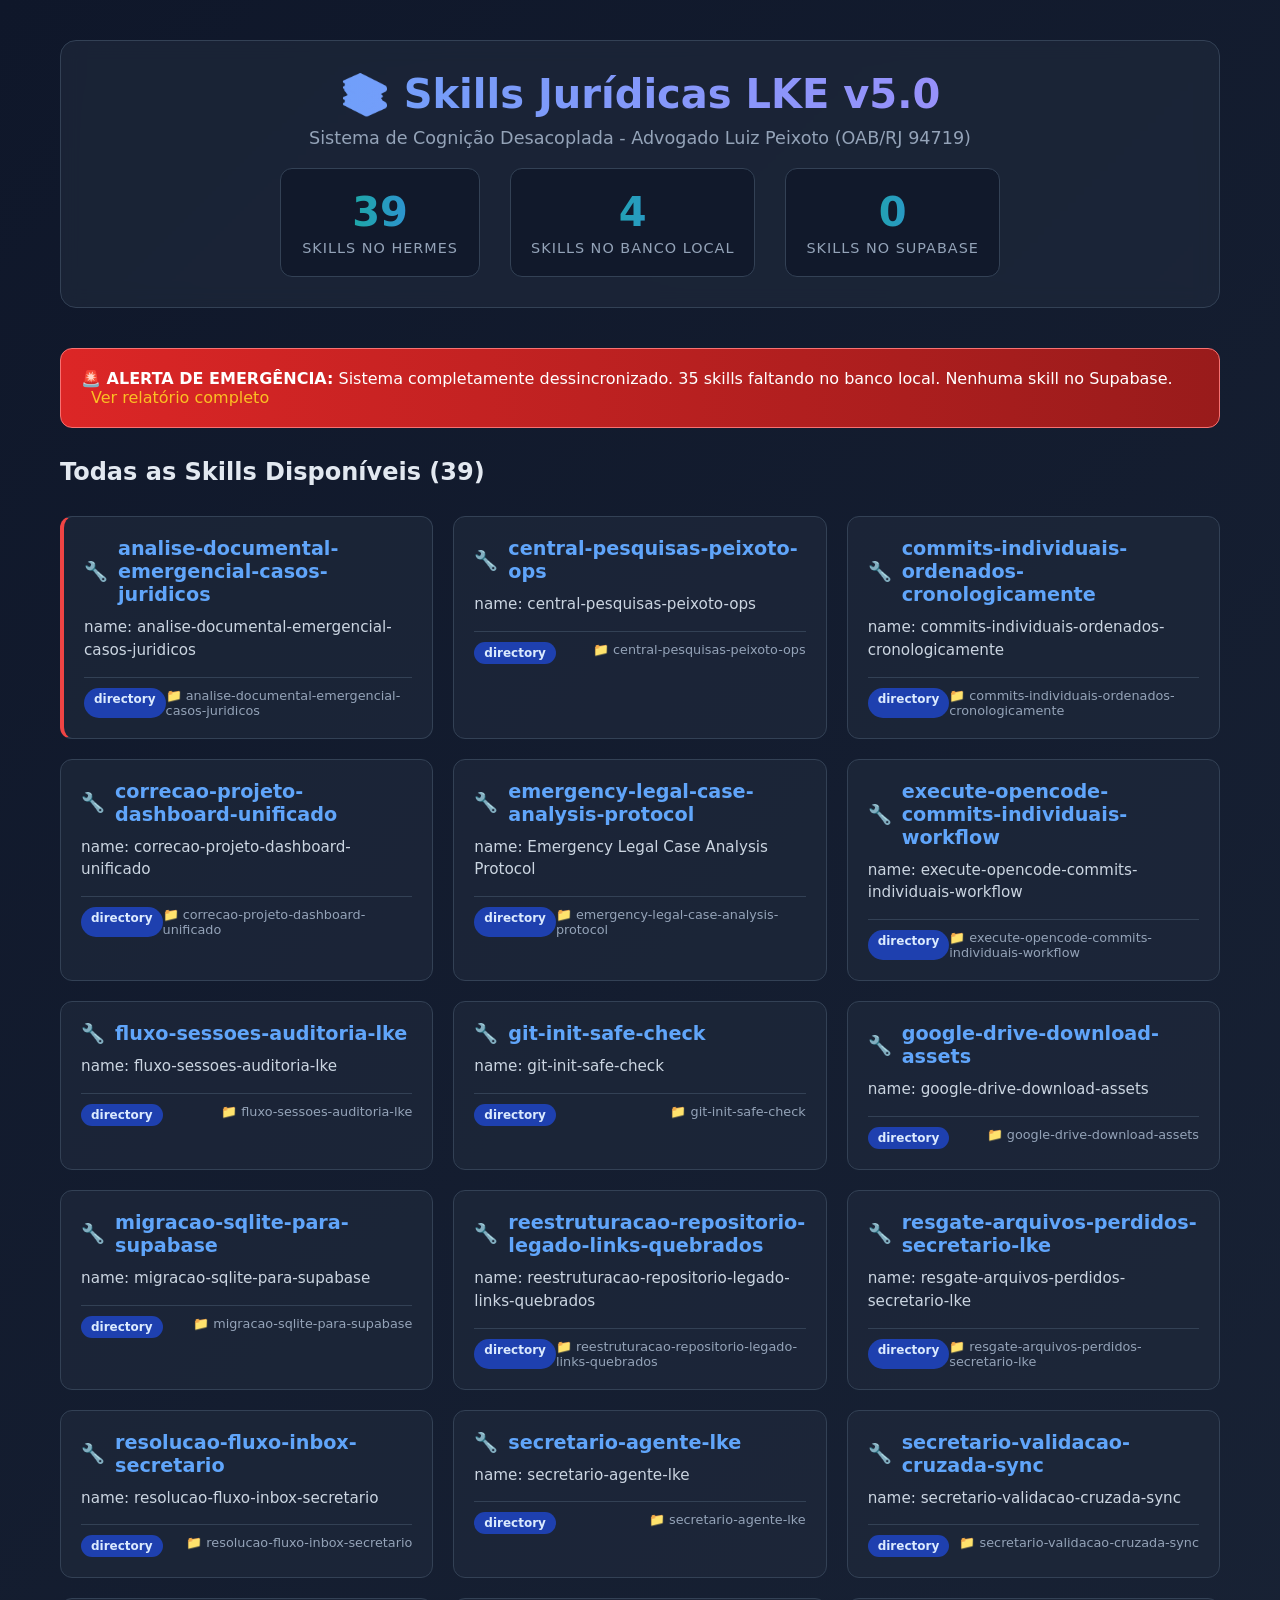
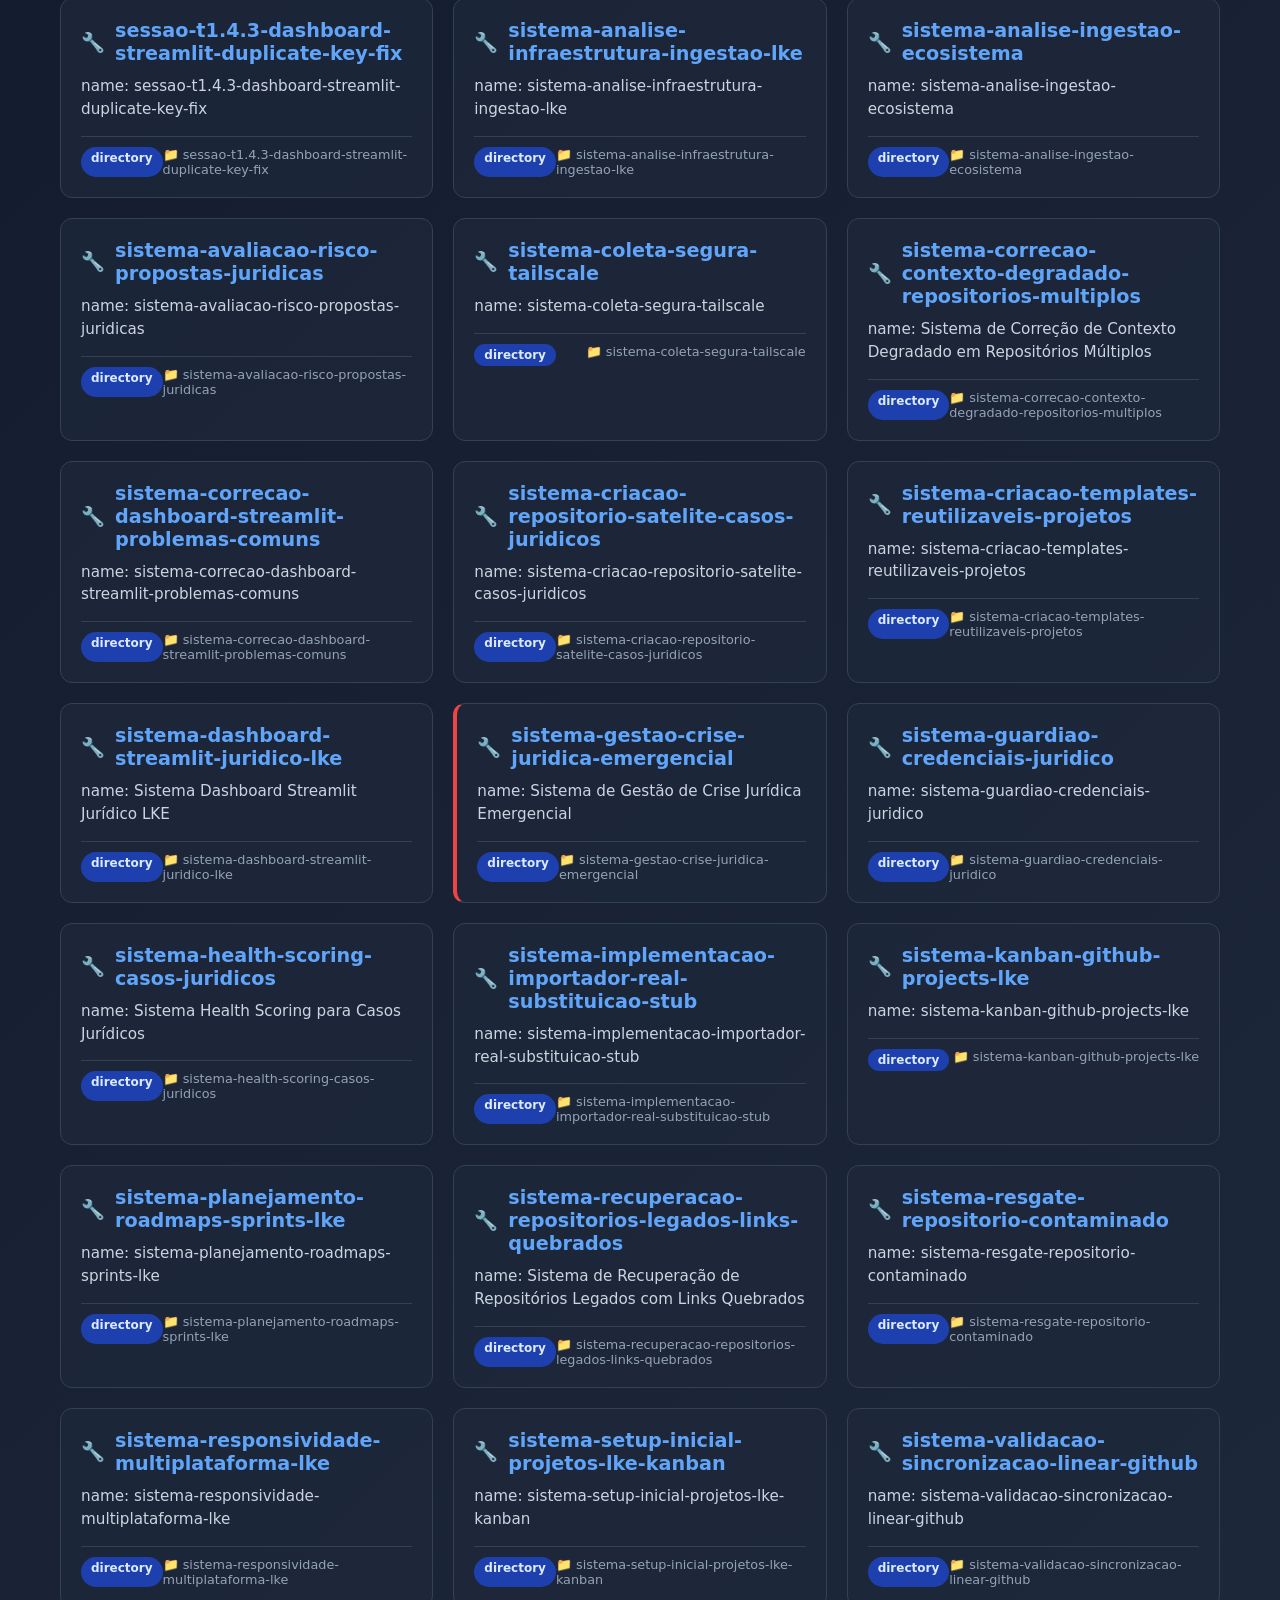
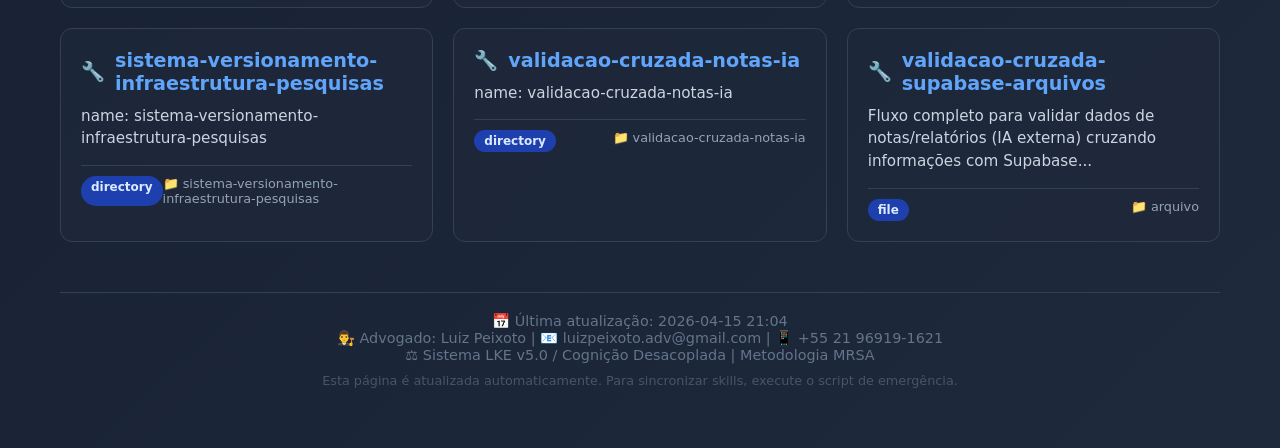
<file: site-narrativo/index.html>
<!DOCTYPE html>
<html>
<head>
    <meta charset="UTF-8">
    <title>Skills Jurídicas - Dashboard</title>
    <meta http-equiv="refresh" content="0; url=skills-juridicas.html">
</head>
<body>
    <p>Redirecionando para <a href="skills-juridicas.html">Skills Jurídicas</a>...</p>
</body>
</html>
</file>
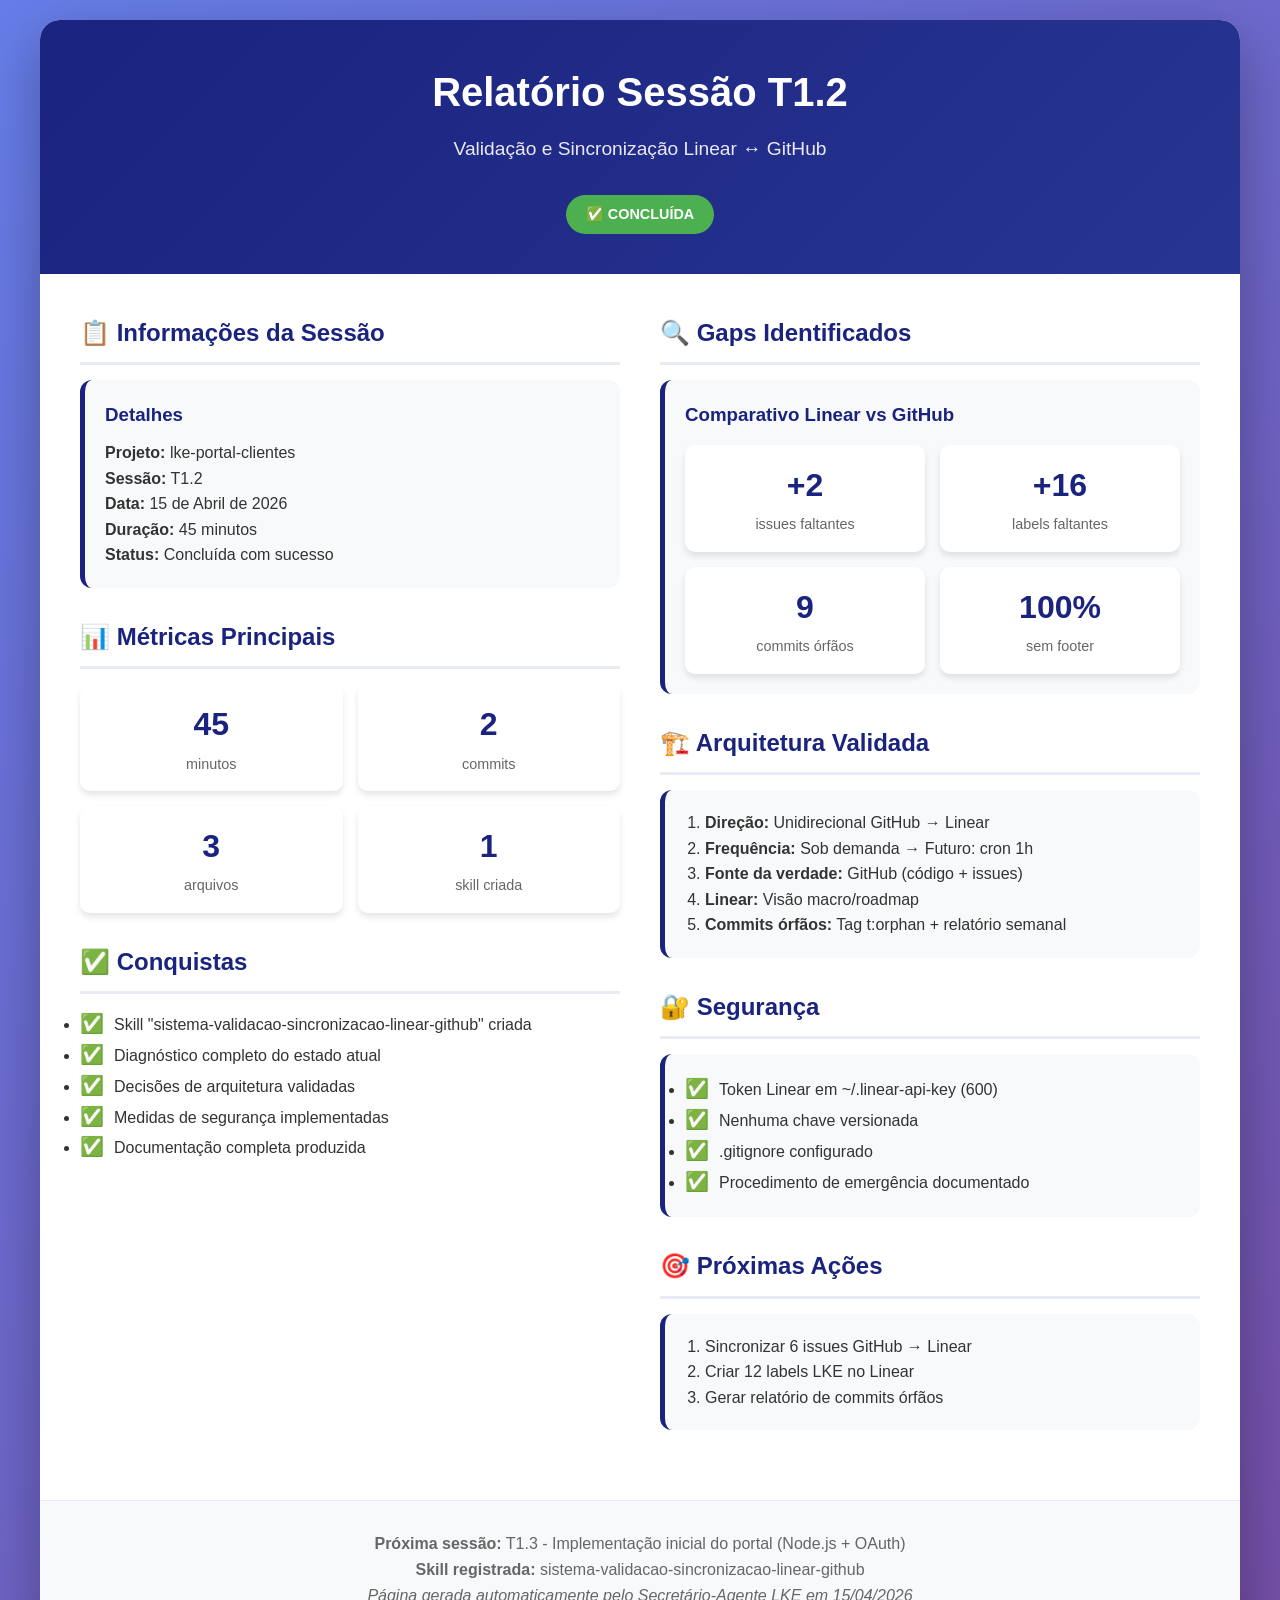
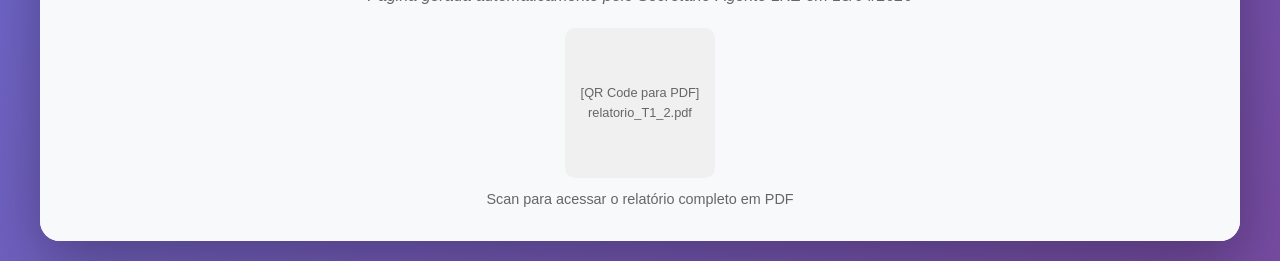
<file: 00_INBOX/ENTRADA_20260415_152639_here_now_T1_2.html>
<!DOCTYPE html>
<html lang="pt-BR">
<head>
    <meta charset="UTF-8">
    <meta name="viewport" content="width=device-width, initial-scale=1.0">
    <title>Relatório Sessão T1.2 - LKE Portal Clientes</title>
    <style>
        * {
            margin: 0;
            padding: 0;
            box-sizing: border-box;
        }
        
        body {
            font-family: -apple-system, BlinkMacSystemFont, 'Segoe UI', Roboto, Oxygen, Ubuntu, sans-serif;
            line-height: 1.6;
            color: #333;
            background: linear-gradient(135deg, #667eea 0%, #764ba2 100%);
            min-height: 100vh;
            padding: 20px;
        }
        
        .container {
            max-width: 1200px;
            margin: 0 auto;
            background: white;
            border-radius: 20px;
            box-shadow: 0 20px 60px rgba(0,0,0,0.3);
            overflow: hidden;
        }
        
        .header {
            background: linear-gradient(135deg, #1a237e 0%, #283593 100%);
            color: white;
            padding: 40px;
            text-align: center;
        }
        
        .header h1 {
            font-size: 2.5rem;
            margin-bottom: 10px;
            font-weight: 700;
        }
        
        .header .subtitle {
            font-size: 1.2rem;
            opacity: 0.9;
            margin-bottom: 20px;
        }
        
        .badge {
            display: inline-block;
            background: #4caf50;
            color: white;
            padding: 8px 20px;
            border-radius: 50px;
            font-weight: bold;
            font-size: 0.9rem;
            margin-top: 10px;
        }
        
        .content {
            padding: 40px;
            display: grid;
            grid-template-columns: 1fr 1fr;
            gap: 40px;
        }
        
        .section {
            margin-bottom: 30px;
        }
        
        .section h2 {
            color: #1a237e;
            font-size: 1.5rem;
            margin-bottom: 15px;
            padding-bottom: 10px;
            border-bottom: 3px solid #e8eaf6;
        }
        
        .card {
            background: #f8f9fa;
            border-radius: 12px;
            padding: 20px;
            margin-bottom: 20px;
            border-left: 5px solid #1a237e;
        }
        
        .card h3 {
            color: #1a237e;
            margin-bottom: 10px;
        }
        
        .stats-grid {
            display: grid;
            grid-template-columns: repeat(2, 1fr);
            gap: 15px;
            margin-top: 15px;
        }
        
        .stat-item {
            background: white;
            padding: 15px;
            border-radius: 10px;
            text-align: center;
            box-shadow: 0 4px 6px rgba(0,0,0,0.1);
        }
        
        .stat-value {
            font-size: 2rem;
            font-weight: bold;
            color: #1a237e;
            display: block;
        }
        
        .stat-label {
            font-size: 0.9rem;
            color: #666;
        }
        
        .gap-list {
            list-style: none;
        }
        
        .gap-list li {
            padding: 10px 0;
            border-bottom: 1px solid #eee;
            display: flex;
            align-items: center;
        }
        
        .gap-list li:before {
            content: "⚠️";
            margin-right: 10px;
            font-size: 1.2rem;
        }
        
        .success-list li:before {
            content: "✅";
            margin-right: 10px;
            font-size: 1.2rem;
        }
        
        .footer {
            background: #f8f9fa;
            padding: 30px 40px;
            text-align: center;
            border-top: 1px solid #e8eaf6;
            color: #666;
        }
        
        .qr-section {
            text-align: center;
            margin-top: 20px;
        }
        
        .qr-code {
            width: 150px;
            height: 150px;
            margin: 0 auto;
            background: #f0f0f0;
            display: flex;
            align-items: center;
            justify-content: center;
            border-radius: 10px;
            font-size: 0.8rem;
            color: #666;
        }
        
        @media (max-width: 768px) {
            .content {
                grid-template-columns: 1fr;
            }
            
            .stats-grid {
                grid-template-columns: 1fr;
            }
        }
    </style>
</head>
<body>
    <div class="container">
        <div class="header">
            <h1>Relatório Sessão T1.2</h1>
            <div class="subtitle">Validação e Sincronização Linear ↔ GitHub</div>
            <div class="badge">✅ CONCLUÍDA</div>
        </div>
        
        <div class="content">
            <div class="left-column">
                <div class="section">
                    <h2>📋 Informações da Sessão</h2>
                    <div class="card">
                        <h3>Detalhes</h3>
                        <p><strong>Projeto:</strong> lke-portal-clientes</p>
                        <p><strong>Sessão:</strong> T1.2</p>
                        <p><strong>Data:</strong> 15 de Abril de 2026</p>
                        <p><strong>Duração:</strong> 45 minutos</p>
                        <p><strong>Status:</strong> Concluída com sucesso</p>
                    </div>
                </div>
                
                <div class="section">
                    <h2>📊 Métricas Principais</h2>
                    <div class="stats-grid">
                        <div class="stat-item">
                            <span class="stat-value">45</span>
                            <span class="stat-label">minutos</span>
                        </div>
                        <div class="stat-item">
                            <span class="stat-value">2</span>
                            <span class="stat-label">commits</span>
                        </div>
                        <div class="stat-item">
                            <span class="stat-value">3</span>
                            <span class="stat-label">arquivos</span>
                        </div>
                        <div class="stat-item">
                            <span class="stat-value">1</span>
                            <span class="stat-label">skill criada</span>
                        </div>
                    </div>
                </div>
                
                <div class="section">
                    <h2>✅ Conquistas</h2>
                    <ul class="success-list">
                        <li>Skill "sistema-validacao-sincronizacao-linear-github" criada</li>
                        <li>Diagnóstico completo do estado atual</li>
                        <li>Decisões de arquitetura validadas</li>
                        <li>Medidas de segurança implementadas</li>
                        <li>Documentação completa produzida</li>
                    </ul>
                </div>
            </div>
            
            <div class="right-column">
                <div class="section">
                    <h2>🔍 Gaps Identificados</h2>
                    <div class="card">
                        <h3>Comparativo Linear vs GitHub</h3>
                        <div class="stats-grid">
                            <div class="stat-item">
                                <span class="stat-value">+2</span>
                                <span class="stat-label">issues faltantes</span>
                            </div>
                            <div class="stat-item">
                                <span class="stat-value">+16</span>
                                <span class="stat-label">labels faltantes</span>
                            </div>
                            <div class="stat-item">
                                <span class="stat-value">9</span>
                                <span class="stat-label">commits órfãos</span>
                            </div>
                            <div class="stat-item">
                                <span class="stat-value">100%</span>
                                <span class="stat-label">sem footer</span>
                            </div>
                        </div>
                    </div>
                </div>
                
                <div class="section">
                    <h2>🏗️ Arquitetura Validada</h2>
                    <div class="card">
                        <ol style="padding-left: 20px;">
                            <li><strong>Direção:</strong> Unidirecional GitHub → Linear</li>
                            <li><strong>Frequência:</strong> Sob demanda → Futuro: cron 1h</li>
                            <li><strong>Fonte da verdade:</strong> GitHub (código + issues)</li>
                            <li><strong>Linear:</strong> Visão macro/roadmap</li>
                            <li><strong>Commits órfãos:</strong> Tag t:orphan + relatório semanal</li>
                        </ol>
                    </div>
                </div>
                
                <div class="section">
                    <h2>🔐 Segurança</h2>
                    <div class="card">
                        <ul class="success-list">
                            <li>Token Linear em ~/.linear-api-key (600)</li>
                            <li>Nenhuma chave versionada</li>
                            <li>.gitignore configurado</li>
                            <li>Procedimento de emergência documentado</li>
                        </ul>
                    </div>
                </div>
                
                <div class="section">
                    <h2>🎯 Próximas Ações</h2>
                    <div class="card">
                        <ol style="padding-left: 20px;">
                            <li>Sincronizar 6 issues GitHub → Linear</li>
                            <li>Criar 12 labels LKE no Linear</li>
                            <li>Gerar relatório de commits órfãos</li>
                        </ol>
                    </div>
                </div>
            </div>
        </div>
        
        <div class="footer">
            <p><strong>Próxima sessão:</strong> T1.3 - Implementação inicial do portal (Node.js + OAuth)</p>
            <p><strong>Skill registrada:</strong> sistema-validacao-sincronizacao-linear-github</p>
            <p><em>Página gerada automaticamente pelo Secretário-Agente LKE em 15/04/2026</em></p>
            
            <div class="qr-section">
                <div class="qr-code">
                    [QR Code para PDF]<br>
                    relatorio_T1_2.pdf
                </div>
                <p style="margin-top: 10px; font-size: 0.9rem;">Scan para acessar o relatório completo em PDF</p>
            </div>
        </div>
    </div>
</body>
</html>
</file>
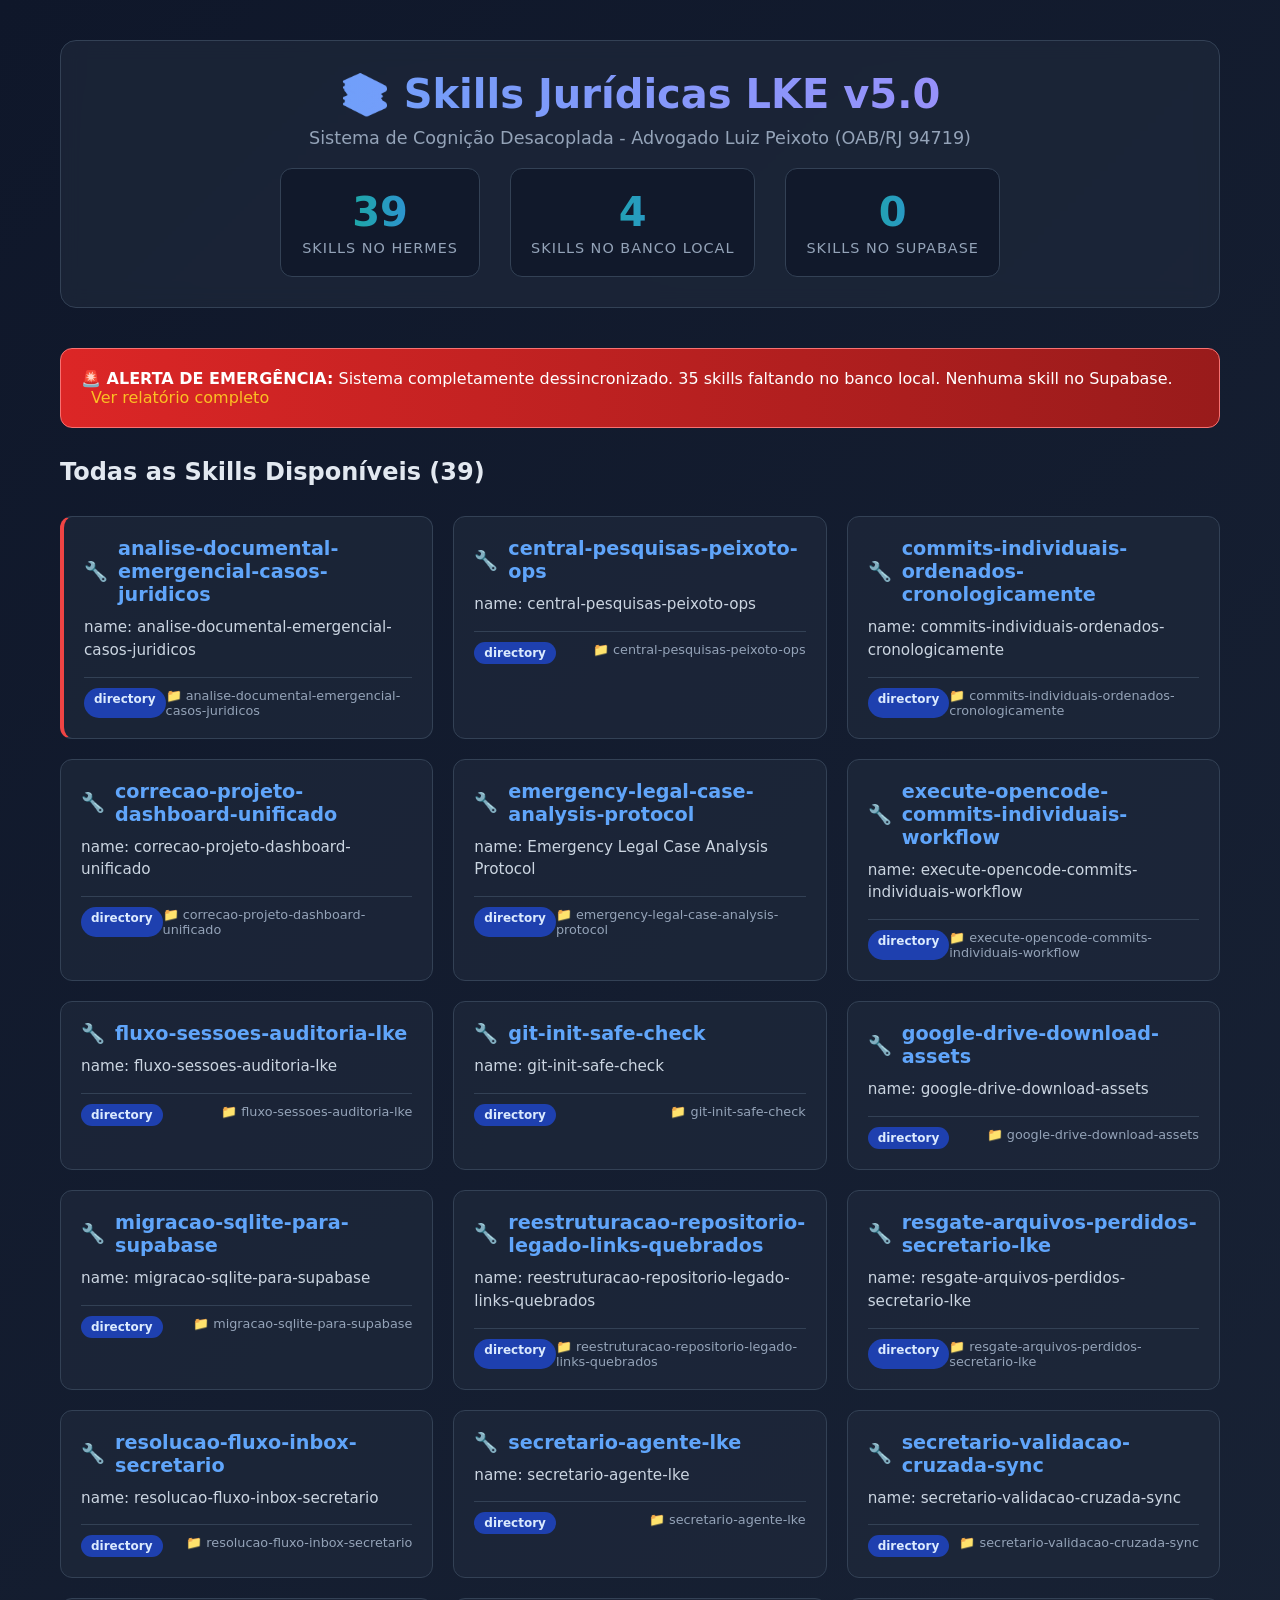
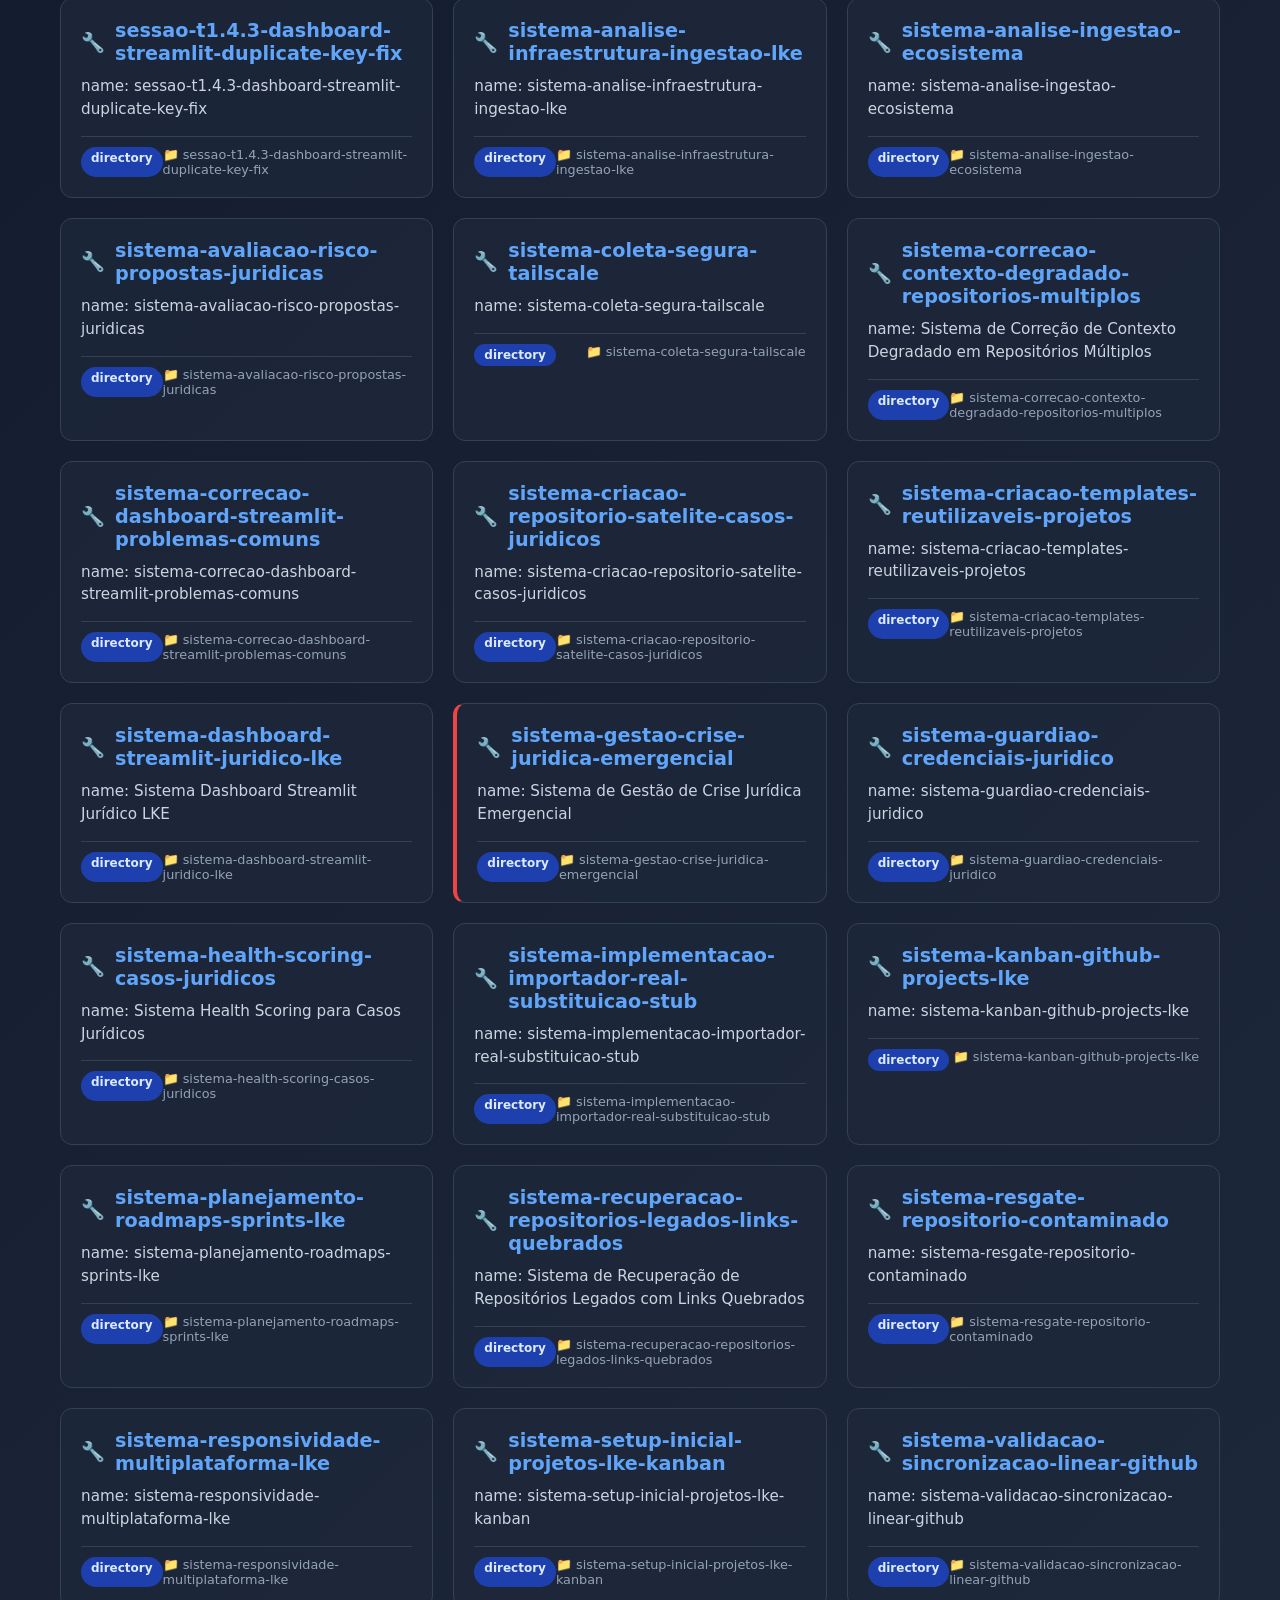
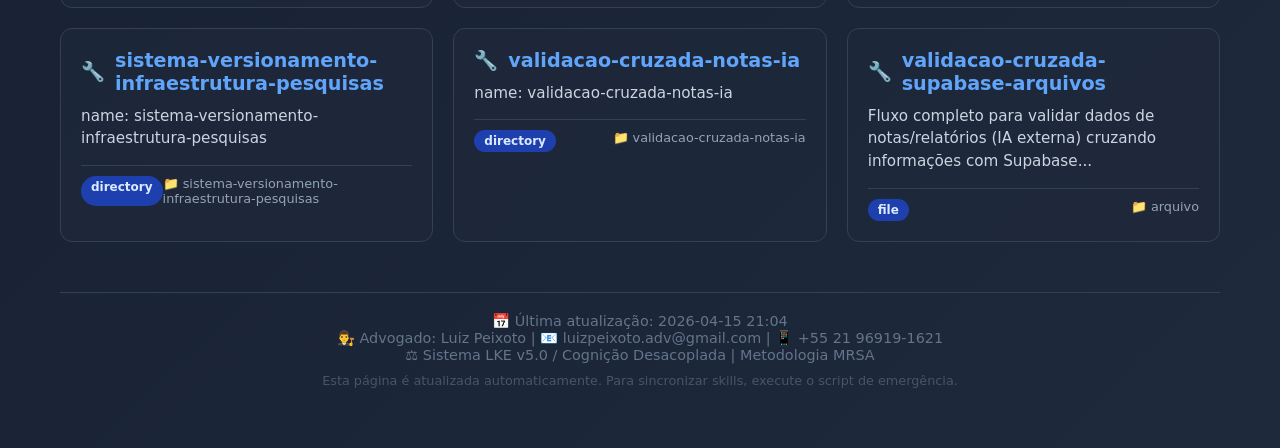
<file: site-narrativo/skills-juridicas.html>
<!DOCTYPE html>
<html lang="pt-BR">
<head>
    <meta charset="UTF-8">
    <meta name="viewport" content="width=device-width, initial-scale=1.0">
    <title>📚 Skills Jurídicas - LKE v5.0</title>
    <style>
        * { margin: 0; padding: 0; box-sizing: border-box; }
        body { 
            font-family: 'Segoe UI', system-ui, -apple-system, sans-serif;
            background: linear-gradient(135deg, #0f172a 0%, #1e293b 100%);
            color: #e2e8f0;
            min-height: 100vh;
            padding: 20px;
        }
        .container { 
            max-width: 1200px; 
            margin: 0 auto; 
            padding: 20px;
        }
        .header { 
            text-align: center; 
            margin-bottom: 40px;
            padding: 30px;
            background: rgba(30, 41, 59, 0.7);
            border-radius: 16px;
            border: 1px solid #334155;
            backdrop-filter: blur(10px);
        }
        .title { 
            font-size: 2.5rem; 
            font-weight: 700;
            background: linear-gradient(90deg, #60a5fa, #a78bfa);
            -webkit-background-clip: text;
            -webkit-text-fill-color: transparent;
            margin-bottom: 10px;
        }
        .subtitle { 
            font-size: 1.1rem; 
            color: #94a3b8;
            margin-bottom: 20px;
        }
        .stats { 
            display: flex; 
            justify-content: center; 
            gap: 30px; 
            margin-top: 20px;
            flex-wrap: wrap;
        }
        .stat-card { 
            background: rgba(15, 23, 42, 0.8);
            padding: 20px;
            border-radius: 12px;
            border: 1px solid #334155;
            min-width: 200px;
            text-align: center;
        }
        .stat-number { 
            font-size: 2.5rem; 
            font-weight: 700;
            background: linear-gradient(90deg, #10b981, #3b82f6);
            -webkit-background-clip: text;
            -webkit-text-fill-color: transparent;
        }
        .stat-label { 
            font-size: 0.9rem; 
            color: #94a3b8;
            text-transform: uppercase;
            letter-spacing: 1px;
            margin-top: 5px;
        }
        .alert { 
            background: linear-gradient(90deg, #dc2626, #991b1b);
            color: white;
            padding: 20px;
            border-radius: 12px;
            margin: 30px 0;
            border: 1px solid #f87171;
        }
        .skills-grid { 
            display: grid;
            grid-template-columns: repeat(auto-fill, minmax(300px, 1fr));
            gap: 20px;
            margin-top: 30px;
        }
        .skill-card { 
            background: rgba(30, 41, 59, 0.7);
            border-radius: 12px;
            padding: 20px;
            border: 1px solid #334155;
            transition: all 0.3s ease;
            cursor: pointer;
        }
        .skill-card:hover { 
            transform: translateY(-5px);
            border-color: #60a5fa;
            box-shadow: 0 10px 25px rgba(0, 0, 0, 0.3);
        }
        .skill-name { 
            font-size: 1.2rem;
            font-weight: 600;
            color: #60a5fa;
            margin-bottom: 10px;
            display: flex;
            align-items: center;
            gap: 10px;
        }
        .skill-desc { 
            color: #cbd5e1;
            font-size: 0.95rem;
            line-height: 1.5;
            margin-bottom: 15px;
        }
        .skill-meta { 
            display: flex;
            justify-content: space-between;
            font-size: 0.8rem;
            color: #94a3b8;
            border-top: 1px solid #334155;
            padding-top: 10px;
        }
        .badge { 
            background: #1e40af;
            color: #dbeafe;
            padding: 4px 10px;
            border-radius: 20px;
            font-size: 0.75rem;
            font-weight: 600;
        }
        .footer { 
            text-align: center;
            margin-top: 50px;
            padding: 20px;
            color: #64748b;
            font-size: 0.9rem;
            border-top: 1px solid #334155;
        }
        @media (max-width: 768px) {
            .skills-grid { grid-template-columns: 1fr; }
            .stats { flex-direction: column; align-items: center; }
            .stat-card { width: 100%; max-width: 300px; }
        }
    </style>
</head>
<body>
    <div class="container">
        <div class="header">
            <h1 class="title">📚 Skills Jurídicas LKE v5.0</h1>
            <p class="subtitle">Sistema de Cognição Desacoplada - Advogado Luiz Peixoto (OAB/RJ 94719)</p>
            
            <div class="stats">
                <div class="stat-card">
                    <div class="stat-number">39</div>
                    <div class="stat-label">Skills no Hermes</div>
                </div>
                <div class="stat-card">
                    <div class="stat-number">4</div>
                    <div class="stat-label">Skills no Banco Local</div>
                </div>
                <div class="stat-card">
                    <div class="stat-number">0</div>
                    <div class="stat-label">Skills no Supabase</div>
                </div>
            </div>
        </div>

        <div class="alert">
            <strong>🚨 ALERTA DE EMERGÊNCIA:</strong> Sistema completamente dessincronizado. 
            35 skills faltando no banco local. Nenhuma skill no Supabase. 
            <a href="#" style="color: #fbbf24; text-decoration: none; margin-left: 10px;">Ver relatório completo</a>
        </div>

        <h2 style="margin: 30px 0 20px 0; color: #e2e8f0;">Todas as Skills Disponíveis (39)</h2>
        
        <div class="skills-grid">

            <div class="skill-card" onclick="alert('Skill: analise-documental-emergencial-casos-juridicos')">
                <div class="skill-name">
                    <span>🔧</span>
                    analise-documental-emergencial-casos-juridicos
                </div>
                <div class="skill-desc">
                    name: analise-documental-emergencial-casos-juridicos
                </div>
                <div class="skill-meta">
                    <span class="badge">directory</span>
                    <span>📁 analise-documental-emergencial-casos-juridicos</span>
                </div>
            </div>

            <div class="skill-card" onclick="alert('Skill: central-pesquisas-peixoto-ops')">
                <div class="skill-name">
                    <span>🔧</span>
                    central-pesquisas-peixoto-ops
                </div>
                <div class="skill-desc">
                    name: central-pesquisas-peixoto-ops
                </div>
                <div class="skill-meta">
                    <span class="badge">directory</span>
                    <span>📁 central-pesquisas-peixoto-ops</span>
                </div>
            </div>

            <div class="skill-card" onclick="alert('Skill: commits-individuais-ordenados-cronologicamente')">
                <div class="skill-name">
                    <span>🔧</span>
                    commits-individuais-ordenados-cronologicamente
                </div>
                <div class="skill-desc">
                    name: commits-individuais-ordenados-cronologicamente
                </div>
                <div class="skill-meta">
                    <span class="badge">directory</span>
                    <span>📁 commits-individuais-ordenados-cronologicamente</span>
                </div>
            </div>

            <div class="skill-card" onclick="alert('Skill: correcao-projeto-dashboard-unificado')">
                <div class="skill-name">
                    <span>🔧</span>
                    correcao-projeto-dashboard-unificado
                </div>
                <div class="skill-desc">
                    name: correcao-projeto-dashboard-unificado
                </div>
                <div class="skill-meta">
                    <span class="badge">directory</span>
                    <span>📁 correcao-projeto-dashboard-unificado</span>
                </div>
            </div>

            <div class="skill-card" onclick="alert('Skill: emergency-legal-case-analysis-protocol')">
                <div class="skill-name">
                    <span>🔧</span>
                    emergency-legal-case-analysis-protocol
                </div>
                <div class="skill-desc">
                    name: Emergency Legal Case Analysis Protocol
                </div>
                <div class="skill-meta">
                    <span class="badge">directory</span>
                    <span>📁 emergency-legal-case-analysis-protocol</span>
                </div>
            </div>

            <div class="skill-card" onclick="alert('Skill: execute-opencode-commits-individuais-workflow')">
                <div class="skill-name">
                    <span>🔧</span>
                    execute-opencode-commits-individuais-workflow
                </div>
                <div class="skill-desc">
                    name: execute-opencode-commits-individuais-workflow
                </div>
                <div class="skill-meta">
                    <span class="badge">directory</span>
                    <span>📁 execute-opencode-commits-individuais-workflow</span>
                </div>
            </div>

            <div class="skill-card" onclick="alert('Skill: fluxo-sessoes-auditoria-lke')">
                <div class="skill-name">
                    <span>🔧</span>
                    fluxo-sessoes-auditoria-lke
                </div>
                <div class="skill-desc">
                    name: fluxo-sessoes-auditoria-lke
                </div>
                <div class="skill-meta">
                    <span class="badge">directory</span>
                    <span>📁 fluxo-sessoes-auditoria-lke</span>
                </div>
            </div>

            <div class="skill-card" onclick="alert('Skill: git-init-safe-check')">
                <div class="skill-name">
                    <span>🔧</span>
                    git-init-safe-check
                </div>
                <div class="skill-desc">
                    name: git-init-safe-check
                </div>
                <div class="skill-meta">
                    <span class="badge">directory</span>
                    <span>📁 git-init-safe-check</span>
                </div>
            </div>

            <div class="skill-card" onclick="alert('Skill: google-drive-download-assets')">
                <div class="skill-name">
                    <span>🔧</span>
                    google-drive-download-assets
                </div>
                <div class="skill-desc">
                    name: google-drive-download-assets
                </div>
                <div class="skill-meta">
                    <span class="badge">directory</span>
                    <span>📁 google-drive-download-assets</span>
                </div>
            </div>

            <div class="skill-card" onclick="alert('Skill: migracao-sqlite-para-supabase')">
                <div class="skill-name">
                    <span>🔧</span>
                    migracao-sqlite-para-supabase
                </div>
                <div class="skill-desc">
                    name: migracao-sqlite-para-supabase
                </div>
                <div class="skill-meta">
                    <span class="badge">directory</span>
                    <span>📁 migracao-sqlite-para-supabase</span>
                </div>
            </div>

            <div class="skill-card" onclick="alert('Skill: reestruturacao-repositorio-legado-links-quebrados')">
                <div class="skill-name">
                    <span>🔧</span>
                    reestruturacao-repositorio-legado-links-quebrados
                </div>
                <div class="skill-desc">
                    name: reestruturacao-repositorio-legado-links-quebrados
                </div>
                <div class="skill-meta">
                    <span class="badge">directory</span>
                    <span>📁 reestruturacao-repositorio-legado-links-quebrados</span>
                </div>
            </div>

            <div class="skill-card" onclick="alert('Skill: resgate-arquivos-perdidos-secretario-lke')">
                <div class="skill-name">
                    <span>🔧</span>
                    resgate-arquivos-perdidos-secretario-lke
                </div>
                <div class="skill-desc">
                    name: resgate-arquivos-perdidos-secretario-lke
                </div>
                <div class="skill-meta">
                    <span class="badge">directory</span>
                    <span>📁 resgate-arquivos-perdidos-secretario-lke</span>
                </div>
            </div>

            <div class="skill-card" onclick="alert('Skill: resolucao-fluxo-inbox-secretario')">
                <div class="skill-name">
                    <span>🔧</span>
                    resolucao-fluxo-inbox-secretario
                </div>
                <div class="skill-desc">
                    name: resolucao-fluxo-inbox-secretario
                </div>
                <div class="skill-meta">
                    <span class="badge">directory</span>
                    <span>📁 resolucao-fluxo-inbox-secretario</span>
                </div>
            </div>

            <div class="skill-card" onclick="alert('Skill: secretario-agente-lke')">
                <div class="skill-name">
                    <span>🔧</span>
                    secretario-agente-lke
                </div>
                <div class="skill-desc">
                    name: secretario-agente-lke
                </div>
                <div class="skill-meta">
                    <span class="badge">directory</span>
                    <span>📁 secretario-agente-lke</span>
                </div>
            </div>

            <div class="skill-card" onclick="alert('Skill: secretario-validacao-cruzada-sync')">
                <div class="skill-name">
                    <span>🔧</span>
                    secretario-validacao-cruzada-sync
                </div>
                <div class="skill-desc">
                    name: secretario-validacao-cruzada-sync
                </div>
                <div class="skill-meta">
                    <span class="badge">directory</span>
                    <span>📁 secretario-validacao-cruzada-sync</span>
                </div>
            </div>

            <div class="skill-card" onclick="alert('Skill: sessao-t1.4.3-dashboard-streamlit-duplicate-key-fix')">
                <div class="skill-name">
                    <span>🔧</span>
                    sessao-t1.4.3-dashboard-streamlit-duplicate-key-fix
                </div>
                <div class="skill-desc">
                    name: sessao-t1.4.3-dashboard-streamlit-duplicate-key-fix
                </div>
                <div class="skill-meta">
                    <span class="badge">directory</span>
                    <span>📁 sessao-t1.4.3-dashboard-streamlit-duplicate-key-fix</span>
                </div>
            </div>

            <div class="skill-card" onclick="alert('Skill: sistema-analise-infraestrutura-ingestao-lke')">
                <div class="skill-name">
                    <span>🔧</span>
                    sistema-analise-infraestrutura-ingestao-lke
                </div>
                <div class="skill-desc">
                    name: sistema-analise-infraestrutura-ingestao-lke
                </div>
                <div class="skill-meta">
                    <span class="badge">directory</span>
                    <span>📁 sistema-analise-infraestrutura-ingestao-lke</span>
                </div>
            </div>

            <div class="skill-card" onclick="alert('Skill: sistema-analise-ingestao-ecosistema')">
                <div class="skill-name">
                    <span>🔧</span>
                    sistema-analise-ingestao-ecosistema
                </div>
                <div class="skill-desc">
                    name: sistema-analise-ingestao-ecosistema
                </div>
                <div class="skill-meta">
                    <span class="badge">directory</span>
                    <span>📁 sistema-analise-ingestao-ecosistema</span>
                </div>
            </div>

            <div class="skill-card" onclick="alert('Skill: sistema-avaliacao-risco-propostas-juridicas')">
                <div class="skill-name">
                    <span>🔧</span>
                    sistema-avaliacao-risco-propostas-juridicas
                </div>
                <div class="skill-desc">
                    name: sistema-avaliacao-risco-propostas-juridicas
                </div>
                <div class="skill-meta">
                    <span class="badge">directory</span>
                    <span>📁 sistema-avaliacao-risco-propostas-juridicas</span>
                </div>
            </div>

            <div class="skill-card" onclick="alert('Skill: sistema-coleta-segura-tailscale')">
                <div class="skill-name">
                    <span>🔧</span>
                    sistema-coleta-segura-tailscale
                </div>
                <div class="skill-desc">
                    name: sistema-coleta-segura-tailscale
                </div>
                <div class="skill-meta">
                    <span class="badge">directory</span>
                    <span>📁 sistema-coleta-segura-tailscale</span>
                </div>
            </div>

            <div class="skill-card" onclick="alert('Skill: sistema-correcao-contexto-degradado-repositorios-multiplos')">
                <div class="skill-name">
                    <span>🔧</span>
                    sistema-correcao-contexto-degradado-repositorios-multiplos
                </div>
                <div class="skill-desc">
                    name: Sistema de Correção de Contexto Degradado em Repositórios Múltiplos
                </div>
                <div class="skill-meta">
                    <span class="badge">directory</span>
                    <span>📁 sistema-correcao-contexto-degradado-repositorios-multiplos</span>
                </div>
            </div>

            <div class="skill-card" onclick="alert('Skill: sistema-correcao-dashboard-streamlit-problemas-comuns')">
                <div class="skill-name">
                    <span>🔧</span>
                    sistema-correcao-dashboard-streamlit-problemas-comuns
                </div>
                <div class="skill-desc">
                    name: sistema-correcao-dashboard-streamlit-problemas-comuns
                </div>
                <div class="skill-meta">
                    <span class="badge">directory</span>
                    <span>📁 sistema-correcao-dashboard-streamlit-problemas-comuns</span>
                </div>
            </div>

            <div class="skill-card" onclick="alert('Skill: sistema-criacao-repositorio-satelite-casos-juridicos')">
                <div class="skill-name">
                    <span>🔧</span>
                    sistema-criacao-repositorio-satelite-casos-juridicos
                </div>
                <div class="skill-desc">
                    name: sistema-criacao-repositorio-satelite-casos-juridicos
                </div>
                <div class="skill-meta">
                    <span class="badge">directory</span>
                    <span>📁 sistema-criacao-repositorio-satelite-casos-juridicos</span>
                </div>
            </div>

            <div class="skill-card" onclick="alert('Skill: sistema-criacao-templates-reutilizaveis-projetos')">
                <div class="skill-name">
                    <span>🔧</span>
                    sistema-criacao-templates-reutilizaveis-projetos
                </div>
                <div class="skill-desc">
                    name: sistema-criacao-templates-reutilizaveis-projetos
                </div>
                <div class="skill-meta">
                    <span class="badge">directory</span>
                    <span>📁 sistema-criacao-templates-reutilizaveis-projetos</span>
                </div>
            </div>

            <div class="skill-card" onclick="alert('Skill: sistema-dashboard-streamlit-juridico-lke')">
                <div class="skill-name">
                    <span>🔧</span>
                    sistema-dashboard-streamlit-juridico-lke
                </div>
                <div class="skill-desc">
                    name: Sistema Dashboard Streamlit Jurídico LKE
                </div>
                <div class="skill-meta">
                    <span class="badge">directory</span>
                    <span>📁 sistema-dashboard-streamlit-juridico-lke</span>
                </div>
            </div>

            <div class="skill-card" onclick="alert('Skill: sistema-gestao-crise-juridica-emergencial')">
                <div class="skill-name">
                    <span>🔧</span>
                    sistema-gestao-crise-juridica-emergencial
                </div>
                <div class="skill-desc">
                    name: Sistema de Gestão de Crise Jurídica Emergencial
                </div>
                <div class="skill-meta">
                    <span class="badge">directory</span>
                    <span>📁 sistema-gestao-crise-juridica-emergencial</span>
                </div>
            </div>

            <div class="skill-card" onclick="alert('Skill: sistema-guardiao-credenciais-juridico')">
                <div class="skill-name">
                    <span>🔧</span>
                    sistema-guardiao-credenciais-juridico
                </div>
                <div class="skill-desc">
                    name: sistema-guardiao-credenciais-juridico
                </div>
                <div class="skill-meta">
                    <span class="badge">directory</span>
                    <span>📁 sistema-guardiao-credenciais-juridico</span>
                </div>
            </div>

            <div class="skill-card" onclick="alert('Skill: sistema-health-scoring-casos-juridicos')">
                <div class="skill-name">
                    <span>🔧</span>
                    sistema-health-scoring-casos-juridicos
                </div>
                <div class="skill-desc">
                    name: Sistema Health Scoring para Casos Jurídicos
                </div>
                <div class="skill-meta">
                    <span class="badge">directory</span>
                    <span>📁 sistema-health-scoring-casos-juridicos</span>
                </div>
            </div>

            <div class="skill-card" onclick="alert('Skill: sistema-implementacao-importador-real-substituicao-stub')">
                <div class="skill-name">
                    <span>🔧</span>
                    sistema-implementacao-importador-real-substituicao-stub
                </div>
                <div class="skill-desc">
                    name: sistema-implementacao-importador-real-substituicao-stub
                </div>
                <div class="skill-meta">
                    <span class="badge">directory</span>
                    <span>📁 sistema-implementacao-importador-real-substituicao-stub</span>
                </div>
            </div>

            <div class="skill-card" onclick="alert('Skill: sistema-kanban-github-projects-lke')">
                <div class="skill-name">
                    <span>🔧</span>
                    sistema-kanban-github-projects-lke
                </div>
                <div class="skill-desc">
                    name: sistema-kanban-github-projects-lke
                </div>
                <div class="skill-meta">
                    <span class="badge">directory</span>
                    <span>📁 sistema-kanban-github-projects-lke</span>
                </div>
            </div>

            <div class="skill-card" onclick="alert('Skill: sistema-planejamento-roadmaps-sprints-lke')">
                <div class="skill-name">
                    <span>🔧</span>
                    sistema-planejamento-roadmaps-sprints-lke
                </div>
                <div class="skill-desc">
                    name: sistema-planejamento-roadmaps-sprints-lke
                </div>
                <div class="skill-meta">
                    <span class="badge">directory</span>
                    <span>📁 sistema-planejamento-roadmaps-sprints-lke</span>
                </div>
            </div>

            <div class="skill-card" onclick="alert('Skill: sistema-recuperacao-repositorios-legados-links-quebrados')">
                <div class="skill-name">
                    <span>🔧</span>
                    sistema-recuperacao-repositorios-legados-links-quebrados
                </div>
                <div class="skill-desc">
                    name: Sistema de Recuperação de Repositórios Legados com Links Quebrados
                </div>
                <div class="skill-meta">
                    <span class="badge">directory</span>
                    <span>📁 sistema-recuperacao-repositorios-legados-links-quebrados</span>
                </div>
            </div>

            <div class="skill-card" onclick="alert('Skill: sistema-resgate-repositorio-contaminado')">
                <div class="skill-name">
                    <span>🔧</span>
                    sistema-resgate-repositorio-contaminado
                </div>
                <div class="skill-desc">
                    name: sistema-resgate-repositorio-contaminado
                </div>
                <div class="skill-meta">
                    <span class="badge">directory</span>
                    <span>📁 sistema-resgate-repositorio-contaminado</span>
                </div>
            </div>

            <div class="skill-card" onclick="alert('Skill: sistema-responsividade-multiplataforma-lke')">
                <div class="skill-name">
                    <span>🔧</span>
                    sistema-responsividade-multiplataforma-lke
                </div>
                <div class="skill-desc">
                    name: sistema-responsividade-multiplataforma-lke
                </div>
                <div class="skill-meta">
                    <span class="badge">directory</span>
                    <span>📁 sistema-responsividade-multiplataforma-lke</span>
                </div>
            </div>

            <div class="skill-card" onclick="alert('Skill: sistema-setup-inicial-projetos-lke-kanban')">
                <div class="skill-name">
                    <span>🔧</span>
                    sistema-setup-inicial-projetos-lke-kanban
                </div>
                <div class="skill-desc">
                    name: sistema-setup-inicial-projetos-lke-kanban
                </div>
                <div class="skill-meta">
                    <span class="badge">directory</span>
                    <span>📁 sistema-setup-inicial-projetos-lke-kanban</span>
                </div>
            </div>

            <div class="skill-card" onclick="alert('Skill: sistema-validacao-sincronizacao-linear-github')">
                <div class="skill-name">
                    <span>🔧</span>
                    sistema-validacao-sincronizacao-linear-github
                </div>
                <div class="skill-desc">
                    name: sistema-validacao-sincronizacao-linear-github
                </div>
                <div class="skill-meta">
                    <span class="badge">directory</span>
                    <span>📁 sistema-validacao-sincronizacao-linear-github</span>
                </div>
            </div>

            <div class="skill-card" onclick="alert('Skill: sistema-versionamento-infraestrutura-pesquisas')">
                <div class="skill-name">
                    <span>🔧</span>
                    sistema-versionamento-infraestrutura-pesquisas
                </div>
                <div class="skill-desc">
                    name: sistema-versionamento-infraestrutura-pesquisas
                </div>
                <div class="skill-meta">
                    <span class="badge">directory</span>
                    <span>📁 sistema-versionamento-infraestrutura-pesquisas</span>
                </div>
            </div>

            <div class="skill-card" onclick="alert('Skill: validacao-cruzada-notas-ia')">
                <div class="skill-name">
                    <span>🔧</span>
                    validacao-cruzada-notas-ia
                </div>
                <div class="skill-desc">
                    name: validacao-cruzada-notas-ia
                </div>
                <div class="skill-meta">
                    <span class="badge">directory</span>
                    <span>📁 validacao-cruzada-notas-ia</span>
                </div>
            </div>

            <div class="skill-card" onclick="alert('Skill: validacao-cruzada-supabase-arquivos')">
                <div class="skill-name">
                    <span>🔧</span>
                    validacao-cruzada-supabase-arquivos
                </div>
                <div class="skill-desc">
                    Fluxo completo para validar dados de notas/relatórios (IA externa) cruzando informações com Supabase...
                </div>
                <div class="skill-meta">
                    <span class="badge">file</span>
                    <span>📁 arquivo</span>
                </div>
            </div>

        </div>

        <div class="footer">
            <p>📅 Última atualização: 2026-04-15 21:04</p>
            <p>👨‍⚖️ Advogado: Luiz Peixoto | 📧 luizpeixoto.adv@gmail.com | 📱 +55 21 96919-1621</p>
            <p>⚖️ Sistema LKE v5.0 / Cognição Desacoplada | Metodologia MRSA</p>
            <p style="margin-top: 10px; font-size: 0.8rem; color: #475569;">
                Esta página é atualizada automaticamente. Para sincronizar skills, execute o script de emergência.
            </p>
        </div>
    </div>

    <script>
        // Adicionar funcionalidade básica
        document.addEventListener('DOMContentLoaded', function() {
            console.log('Skills Jurídicas carregadas: 39');
            
            // Destacar skills críticas
            const criticalSkills = ['analise-documental-emergencial-casos-juridicos', 
                                   'sistema-due-diligence-integrado-juridico',
                                   'sistema-gestao-crise-juridica-emergencial'];
            
            document.querySelectorAll('.skill-card').forEach(card => {
                const skillName = card.querySelector('.skill-name').textContent.replace('🔧', '').trim();
                if (criticalSkills.includes(skillName)) {
                    card.style.borderLeft = '4px solid #ef4444';
                }
            });
        });
    </script>
</body>
</html>
</file>
